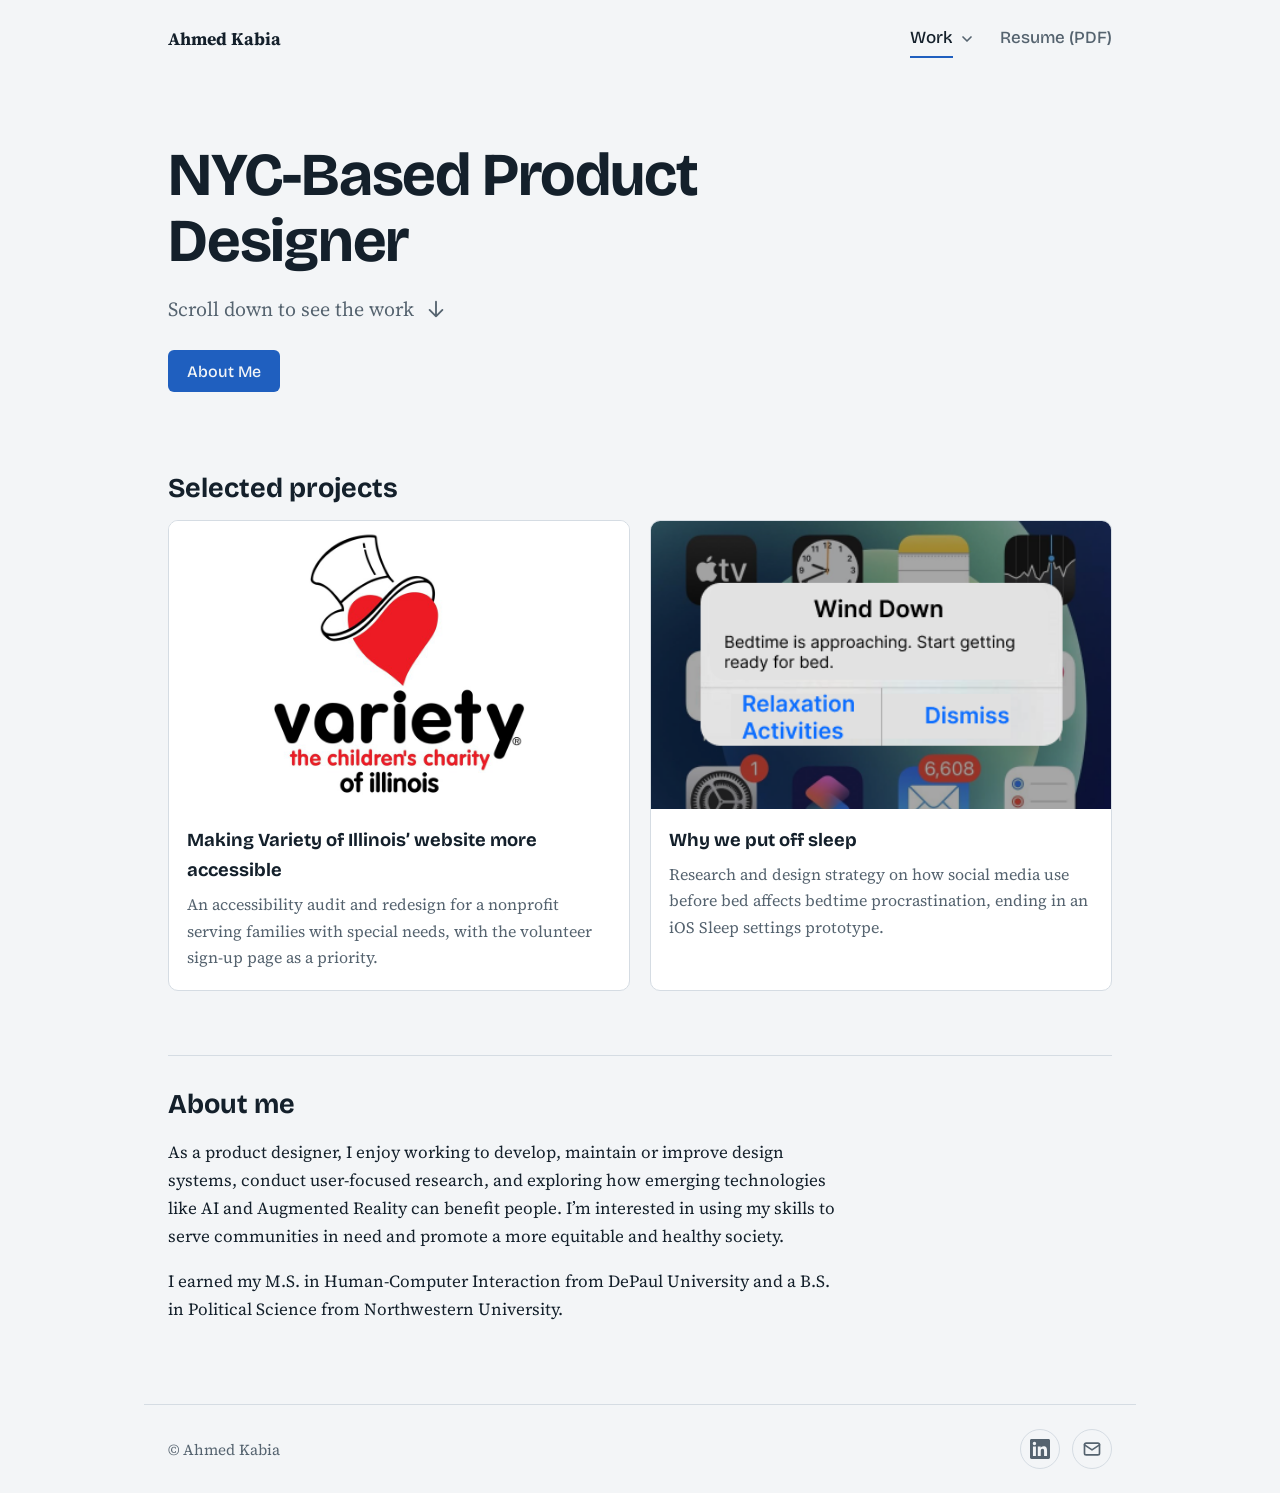
<file: index.html>
<!DOCTYPE html>
<html lang="en">
<head>
<meta charset="utf-8">
<meta name="viewport" content="width=device-width, initial-scale=1, viewport-fit=cover">
<title>Ahmed Kabia – Product Designer</title>
<meta name="description" content="Portfolio of Ahmed Kabia, an NYC-based product designer.">
<link rel="preconnect" href="https://fonts.googleapis.com">
<link href="https://fonts.googleapis.com/css2?family=Bricolage+Grotesque:wght@500;700&family=Source+Serif+4:wght@400;600&display=swap" rel="stylesheet">
<link rel="stylesheet" href="css/styles.css">
</head>
<body>
<header>
  <a class="brand" href="index.html">Ahmed Kabia</a>
   <button type="button" class="menubtn" aria-expanded="false" aria-controls="mainnav" aria-label="Menu">
    <svg class="bars" viewBox="0 0 24 24" fill="none" stroke="currentColor" stroke-width="2" stroke-linecap="round" aria-hidden="true"><path d="M4 7h16M4 12h16M4 17h16"/></svg>
    <svg class="x" viewBox="0 0 24 24" fill="none" stroke="currentColor" stroke-width="2" stroke-linecap="round" aria-hidden="true"><path d="M6 6l12 12M18 6L6 18"/></svg>
  </button>
  <nav aria-label="Main">
    <div class="dd">
      <a href="index.html" aria-current="page">Work</a>
      <button type="button" class="ddbtn" aria-expanded="false" aria-controls="ddmenu" aria-label="Projects menu"><svg viewBox="0 0 24 24" fill="none" stroke="currentColor" stroke-width="2.5" stroke-linecap="round" stroke-linejoin="round" aria-hidden="true"><path d="m6 9 6 6 6-6"/></svg></button>
      <ul class="ddmenu" id="ddmenu">
        <li><a href="accessibility.html">Accessibility</a></li>
        <li><a href="sleep-procrastination.html">Sleep Procrastination</a></li>
      </ul>
    </div>
    <a href="https://drive.google.com/file/d/1nP2QsjgXN_IJnkFkUC08Mpgk0waoietq/view?usp=sharing" target="_blank" rel="noopener">Resume (PDF)</a>
  </nav>
</header>
<main>

  <div class="hero">
    <h1>NYC-Based Product Designer</h1>
    <p class="lede">Scroll down to see the work <svg viewBox="0 0 24 24" width="22" height="22" fill="none" stroke="currentColor" stroke-width="2" stroke-linecap="round" stroke-linejoin="round" aria-hidden="true" style="vertical-align:-.2em;margin-left:.35rem"><path d="M12 4v16M5 13l7 7 7-7"/></svg></p>
    <a class="btn" href="#about" aria-label="Link to About Me">About Me</a>
  </div>
  <h2>Selected projects</h2>
  <div class="grid">
    <a class="card" href="accessibility.html"><div class="thumb"><img alt="Variety Card Thumbnail" src="images/variety-card-thumbnail.jpg"></div><div class="body"><h3>Making Variety of Illinois’ website more accessible</h3><p>An accessibility audit and redesign for a nonprofit serving families with special needs, with the volunteer sign-up page as a priority.</p></div></a>
    <a class="card" href="sleep-procrastination.html"><div class="thumb"><img alt="Sleep Procrastination Thumbnail" style="object-fit:cover" src="images/sleep-card-thumbnail.png"></div><div class="body"><h3>Why we put off sleep</h3><p>Research and design strategy on how social media use before bed affects bedtime procrastination, ending in an iOS Sleep settings prototype.</p></div></a>
  </div>
<section class="aboutsec" id="about">
  <h2>About me</h2>
  <div class="about">
    <div class="prose">
      <p>As a product designer, I enjoy working to develop, maintain or improve design systems, conduct user-focused research, and exploring how emerging technologies like AI and Augmented Reality can benefit people. I’m interested in using my skills to serve communities in need and promote a more equitable and healthy society.</p>
      <p>I earned my M.S. in Human-Computer Interaction from DePaul University and a B.S. in Political Science from Northwestern University.</p>
    </div>
  </div>
</section>

</main>
<footer>
  <span>© Ahmed Kabia</span>
  <div class="social">
    <a href="https://www.linkedin.com/in/ahmedkabia" target="_blank" rel="noopener" aria-label="Ahmed Kabia on LinkedIn"><svg viewBox="0 0 24 24" fill="currentColor" aria-hidden="true"><path d="M20.447 20.452h-3.554v-5.569c0-1.328-.027-3.037-1.852-3.037-1.853 0-2.136 1.445-2.136 2.939v5.667H9.351V9h3.414v1.561h.046c.477-.9 1.637-1.85 3.37-1.85 3.601 0 4.267 2.37 4.267 5.455v6.286zM5.337 7.433a2.062 2.062 0 01-2.063-2.065 2.064 2.064 0 112.063 2.065zm1.782 13.019H3.555V9h3.564v11.452zM22.225 0H1.771C.792 0 0 .774 0 1.729v20.542C0 23.227.792 24 1.771 24h20.451C23.2 24 24 23.227 24 22.271V1.729C24 .774 23.2 0 22.222 0h.003z"/></svg></a>
    <a href="mailto:akabia@alumni.depaul.edu" aria-label="Email Ahmed Kabia"><svg viewBox="0 0 24 24" fill="none" stroke="currentColor" stroke-width="2" stroke-linecap="round" stroke-linejoin="round" aria-hidden="true"><rect x="3" y="5" width="18" height="14" rx="2"/><path d="m3 7 9 6 9-6"/></svg></a>
  </div>
</footer>
<script src="js/main.js"></script>
</body>
</html>
</file>
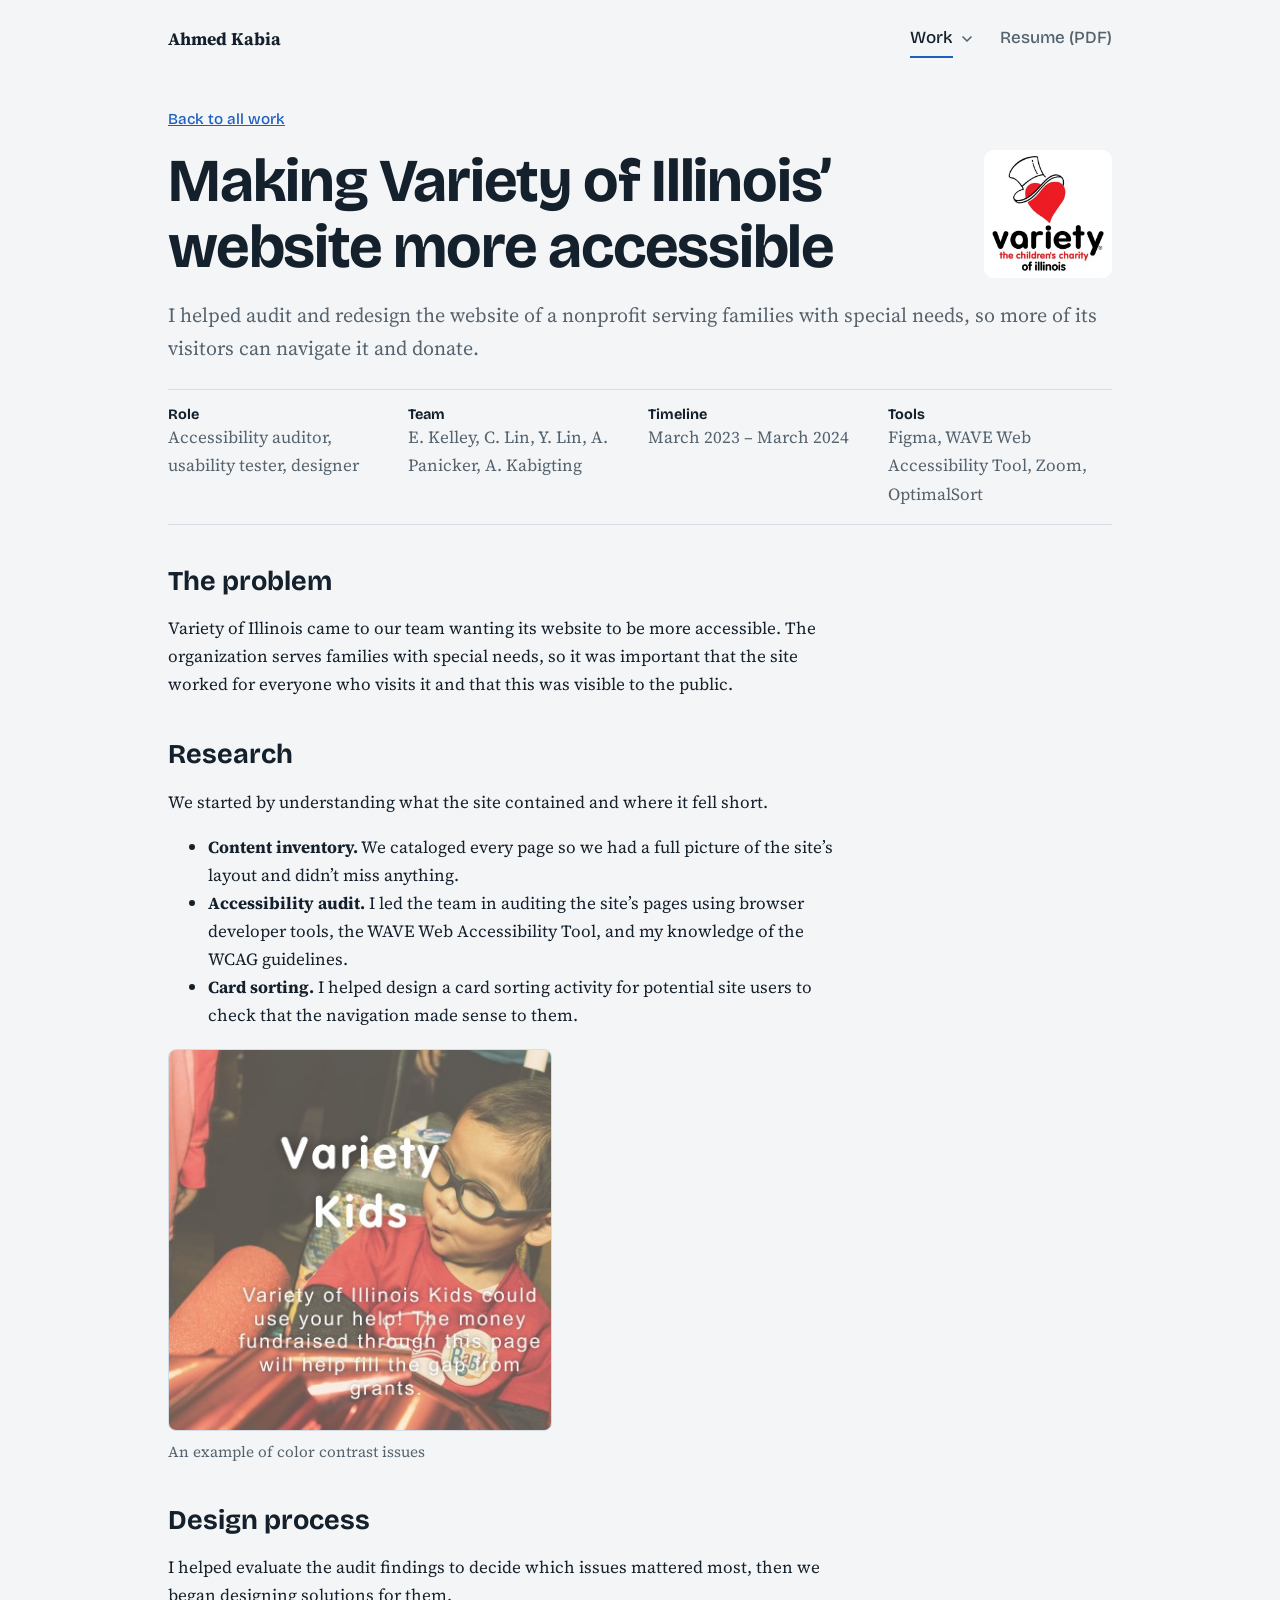
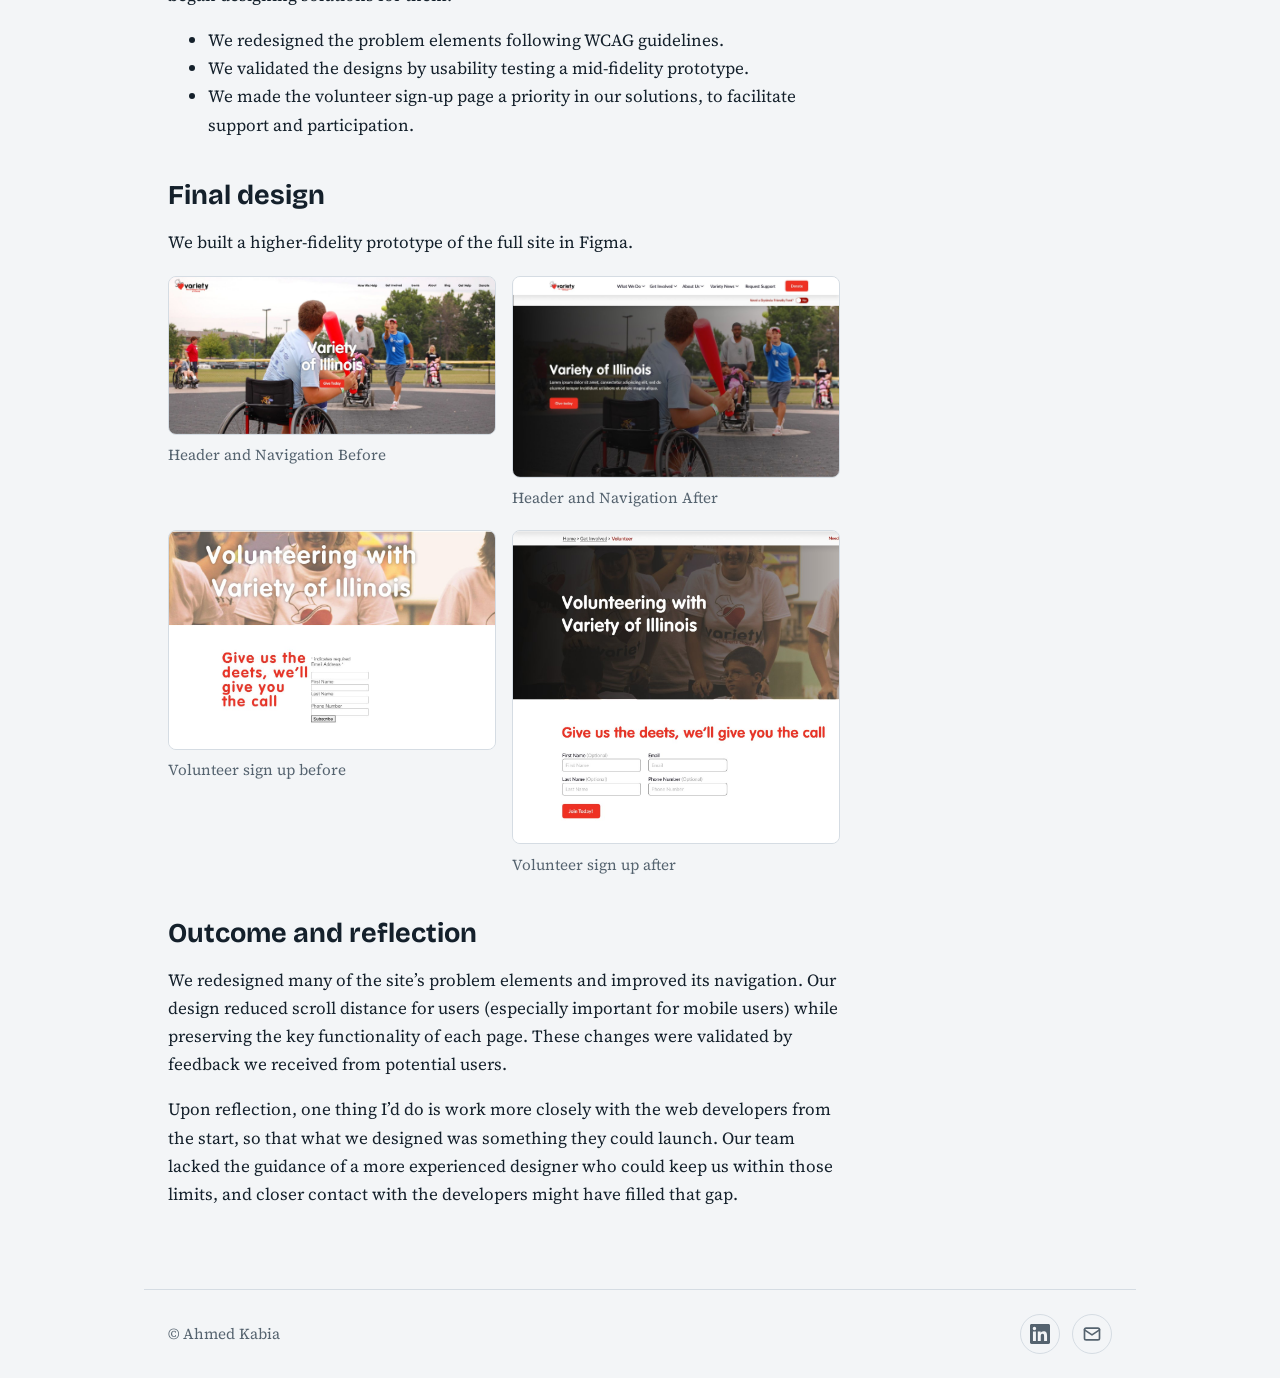
<file: accessibility.html>
<!DOCTYPE html>
<html lang="en">
<head>
<meta charset="utf-8">
<meta name="viewport" content="width=device-width, initial-scale=1, viewport-fit=cover">
<title>Making Variety of Illinois’ website more accessible – Ahmed Kabia</title>
<meta name="description" content="An accessibility audit and redesign of the Variety of Illinois website.">
<link rel="preconnect" href="https://fonts.googleapis.com">
<link href="https://fonts.googleapis.com/css2?family=Bricolage+Grotesque:wght@500;700&family=Source+Serif+4:wght@400;600&display=swap" rel="stylesheet">
<link rel="stylesheet" href="css/styles.css">
</head>
<body>
<header>
  <a class="brand" href="index.html">Ahmed Kabia</a>
   <button type="button" class="menubtn" aria-expanded="false" aria-controls="mainnav" aria-label="Menu">
    <svg class="bars" viewBox="0 0 24 24" fill="none" stroke="currentColor" stroke-width="2" stroke-linecap="round" aria-hidden="true"><path d="M4 7h16M4 12h16M4 17h16"/></svg>
    <svg class="x" viewBox="0 0 24 24" fill="none" stroke="currentColor" stroke-width="2" stroke-linecap="round" aria-hidden="true"><path d="M6 6l12 12M18 6L6 18"/></svg>
  </button>
  <nav aria-label="Main">
    <div class="dd">
      <a href="index.html" aria-current="page">Work</a>
      <button type="button" class="ddbtn" aria-expanded="false" aria-controls="ddmenu" aria-label="Projects menu"><svg viewBox="0 0 24 24" fill="none" stroke="currentColor" stroke-width="2.5" stroke-linecap="round" stroke-linejoin="round" aria-hidden="true"><path d="m6 9 6 6 6-6"/></svg></button>
      <ul class="ddmenu" id="ddmenu">
        <li><a href="accessibility.html" aria-current="page">Accessibility</a></li>
        <li><a href="sleep-procrastination.html">Sleep Procrastination</a></li>
      </ul>
    </div>
    <a href="https://drive.google.com/file/d/1nP2QsjgXN_IJnkFkUC08Mpgk0waoietq/view?usp=sharing" target="_blank" rel="noopener">Resume (PDF)</a>
  </nav>
</header>
<main>

  <a class="back" href="index.html">Back to all work</a>
  <div class="titlerow"><h1>Making Variety of Illinois’ website more accessible</h1><img class="logo-img" alt="Variety of Illinois Logo" src="images/variety-logo.jpg"></div>
  <p class="lede">I helped audit and redesign the website of a nonprofit serving families with special needs, so more of its visitors can navigate it and donate.</p>
  <dl class="meta">
    <div><dt>Role</dt><dd>Accessibility auditor, usability tester, designer</dd></div>
    <div><dt>Team</dt><dd>E. Kelley, C. Lin, Y. Lin, A. Panicker, A. Kabigting</dd></div>
    <div><dt>Timeline</dt><dd>March 2023 – March 2024</dd></div>
    <div><dt>Tools</dt><dd>Figma, WAVE Web Accessibility Tool, Zoom, OptimalSort</dd></div>
  </dl>
  <div class="prose">
    <h2>The problem</h2><p>Variety of Illinois came to our team wanting its website to be more accessible. The organization serves families with special needs, so it was important that the site worked for everyone who visits it and that this was visible to the public.</p>
    <h2>Research</h2>
    <p>We started by understanding what the site contained and where it fell short.</p>
    <ul>
      <li><strong>Content inventory.</strong> We cataloged every page so we had a full picture of the site’s layout and didn’t miss anything.</li>
      <li><strong>Accessibility audit.</strong> I led the team in auditing the site’s pages using browser developer tools, the WAVE Web Accessibility Tool, and my knowledge of the WCAG guidelines.</li>
      <li><strong>Card sorting.</strong> I helped design a card sorting activity for potential site users to check that the navigation made sense to them.</li>
    </ul>
    <figure data-gallery="audit" style="max-width:24rem"><button type="button" class="shot" aria-label="Expand image: An example of color contrast issues"><img alt="An example of color contrast issues" src="images/color-contrast-example.jpg"></button><figcaption>An example of color contrast issues</figcaption></figure>
    <h2>Design process</h2>
    <p>I helped evaluate the audit findings to decide which issues mattered most, then we began designing solutions for them.</p>
    <ul>
      <li>We redesigned the problem elements following WCAG guidelines.</li>
      <li>We validated the designs by usability testing a mid-fidelity prototype.</li>
      <li>We made the volunteer sign-up page a priority in our solutions, to facilitate support and participation.</li>
    </ul>
    <h2>Final design</h2>
    <p>We built a higher-fidelity prototype of the full site in Figma.</p>
    <div class="pair">
      <figure data-gallery="nav"><button type="button" class="shot" aria-label="Expand image: Header and Navigation Before"><img alt="Header and Navigation Before" src="images/header-nav-before.jpg"></button><figcaption>Header and Navigation Before</figcaption></figure>
      <figure data-gallery="nav"><button type="button" class="shot" aria-label="Expand image: Header and Navigation After"><img alt="Header and Navigation After" src="images/header-nav-after.jpg"></button><figcaption>Header and Navigation After</figcaption></figure>
    </div>
    <div class="pair">
      <figure data-gallery="volunteer"><button type="button" class="shot" aria-label="Expand image: Volunteer sign up before"><img alt="Volunteer sign up before" src="images/volunteer-signup-before.jpg"></button><figcaption>Volunteer sign up before</figcaption></figure>
      <figure data-gallery="volunteer"><button type="button" class="shot" aria-label="Expand image: Volunteer sign up after"><img alt="Volunteer sign up after" src="images/volunteer-signup-after.jpg"></button><figcaption>Volunteer sign up after</figcaption></figure>
    </div>
    <h2>Outcome and reflection</h2>
    <p>We redesigned many of the site’s problem elements and improved its navigation. Our design reduced scroll distance for users (especially important for mobile users) while preserving the key functionality of each page. These changes were validated by feedback we received from potential users.</p>
    <p>Upon reflection, one thing I’d do is work more closely with the web developers from the start, so that what we designed was something they could launch. Our team lacked the guidance of a more experienced designer who could keep us within those limits, and closer contact with the developers might have filled that gap.</p>
  </div>

</main>
<footer>
  <span>© Ahmed Kabia</span>
  <div class="social">
    <a href="https://www.linkedin.com/in/ahmedkabia" target="_blank" rel="noopener" aria-label="Ahmed Kabia on LinkedIn"><svg viewBox="0 0 24 24" fill="currentColor" aria-hidden="true"><path d="M20.447 20.452h-3.554v-5.569c0-1.328-.027-3.037-1.852-3.037-1.853 0-2.136 1.445-2.136 2.939v5.667H9.351V9h3.414v1.561h.046c.477-.9 1.637-1.85 3.37-1.85 3.601 0 4.267 2.37 4.267 5.455v6.286zM5.337 7.433a2.062 2.062 0 01-2.063-2.065 2.064 2.064 0 112.063 2.065zm1.782 13.019H3.555V9h3.564v11.452zM22.225 0H1.771C.792 0 0 .774 0 1.729v20.542C0 23.227.792 24 1.771 24h20.451C23.2 24 24 23.227 24 22.271V1.729C24 .774 23.2 0 22.222 0h.003z"/></svg></a>
    <a href="mailto:akabia@alumni.depaul.edu" aria-label="Email Ahmed Kabia"><svg viewBox="0 0 24 24" fill="none" stroke="currentColor" stroke-width="2" stroke-linecap="round" stroke-linejoin="round" aria-hidden="true"><rect x="3" y="5" width="18" height="14" rx="2"/><path d="m3 7 9 6 9-6"/></svg></a>
  </div>
</footer>
<dialog class="lb" id="lb" aria-label="Image viewer">
  <div class="lbwrap">
    <button type="button" class="lbbtn lbclose" id="lbclose" aria-label="Close">✕</button>
    <button type="button" class="lbbtn lbprev" id="lbprev" aria-label="Previous image">←</button>
    <div class="lbstage" id="lbstage"></div>
    <p class="lbcap" id="lbcap"></p>
    <button type="button" class="lbbtn lbnext" id="lbnext" aria-label="Next image">→</button>
  </div>
</dialog>
<script src="js/main.js"></script>
</body>
</html>
</file>
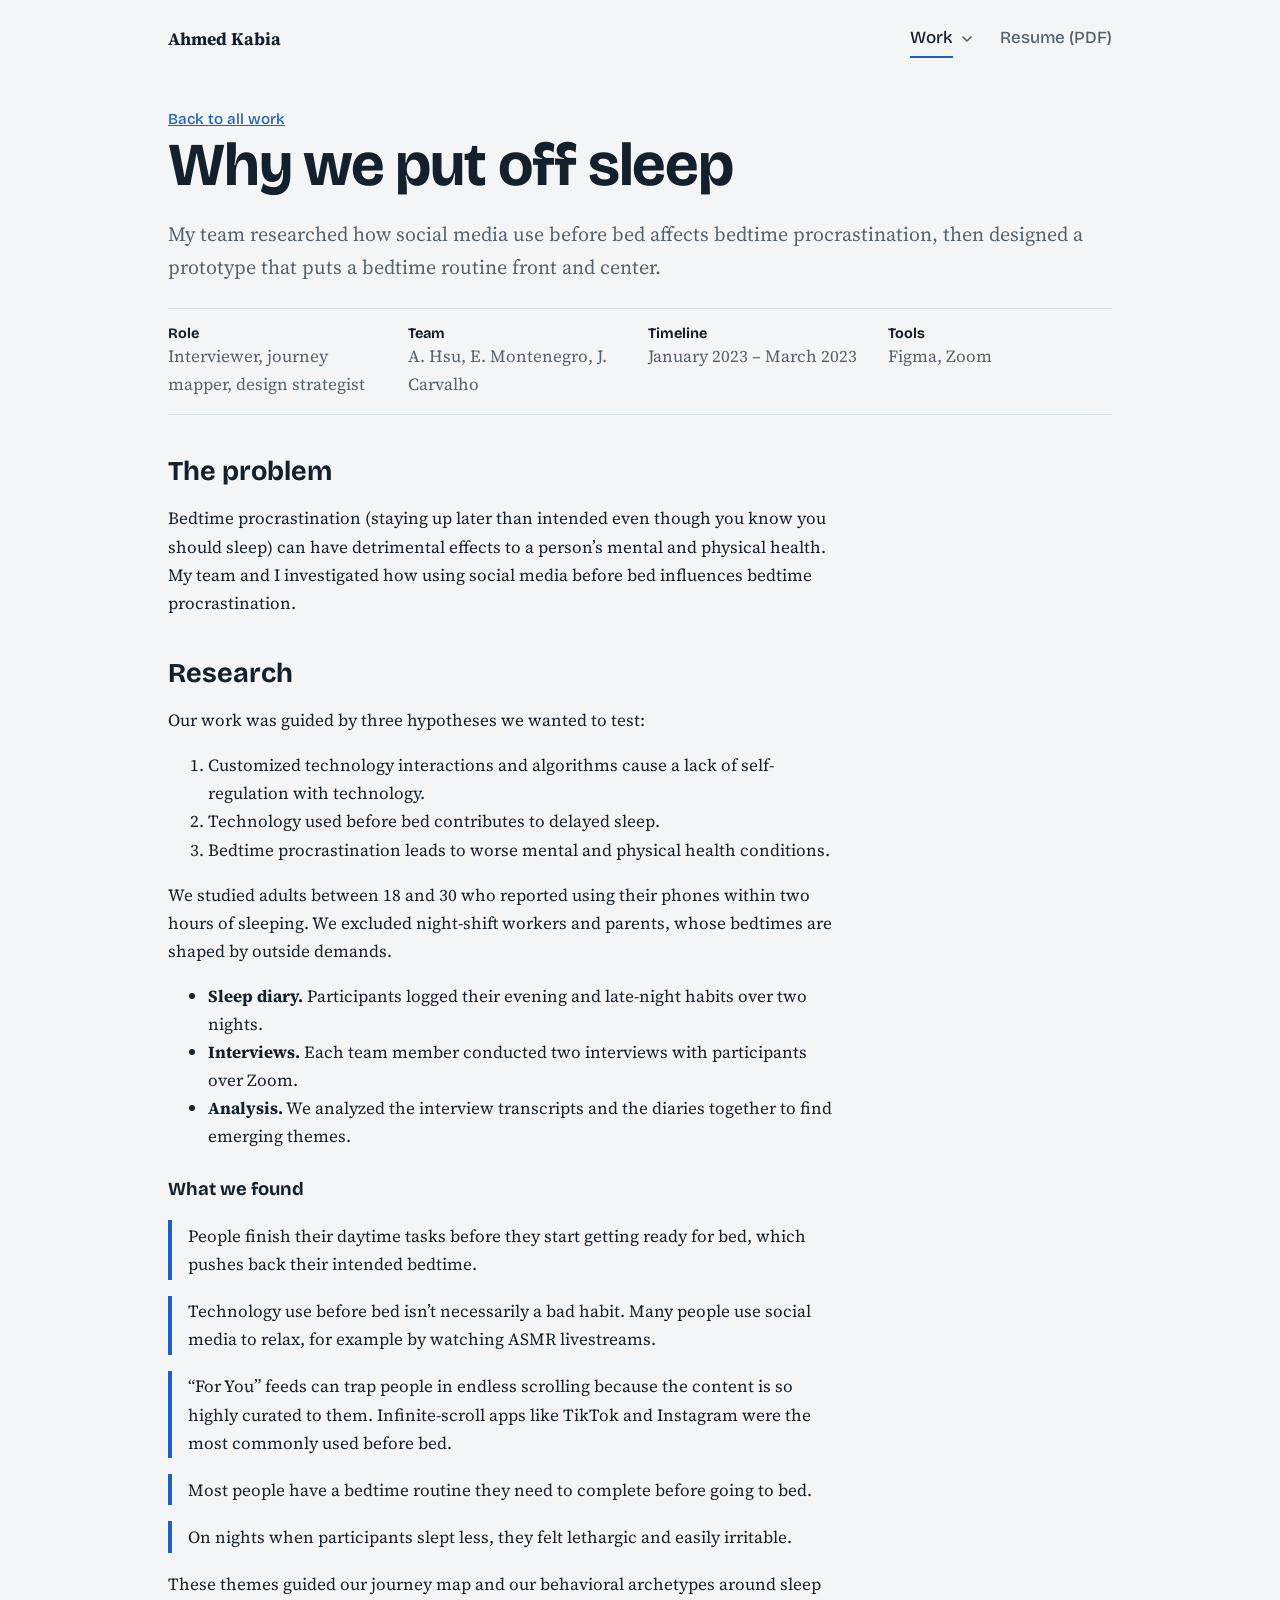
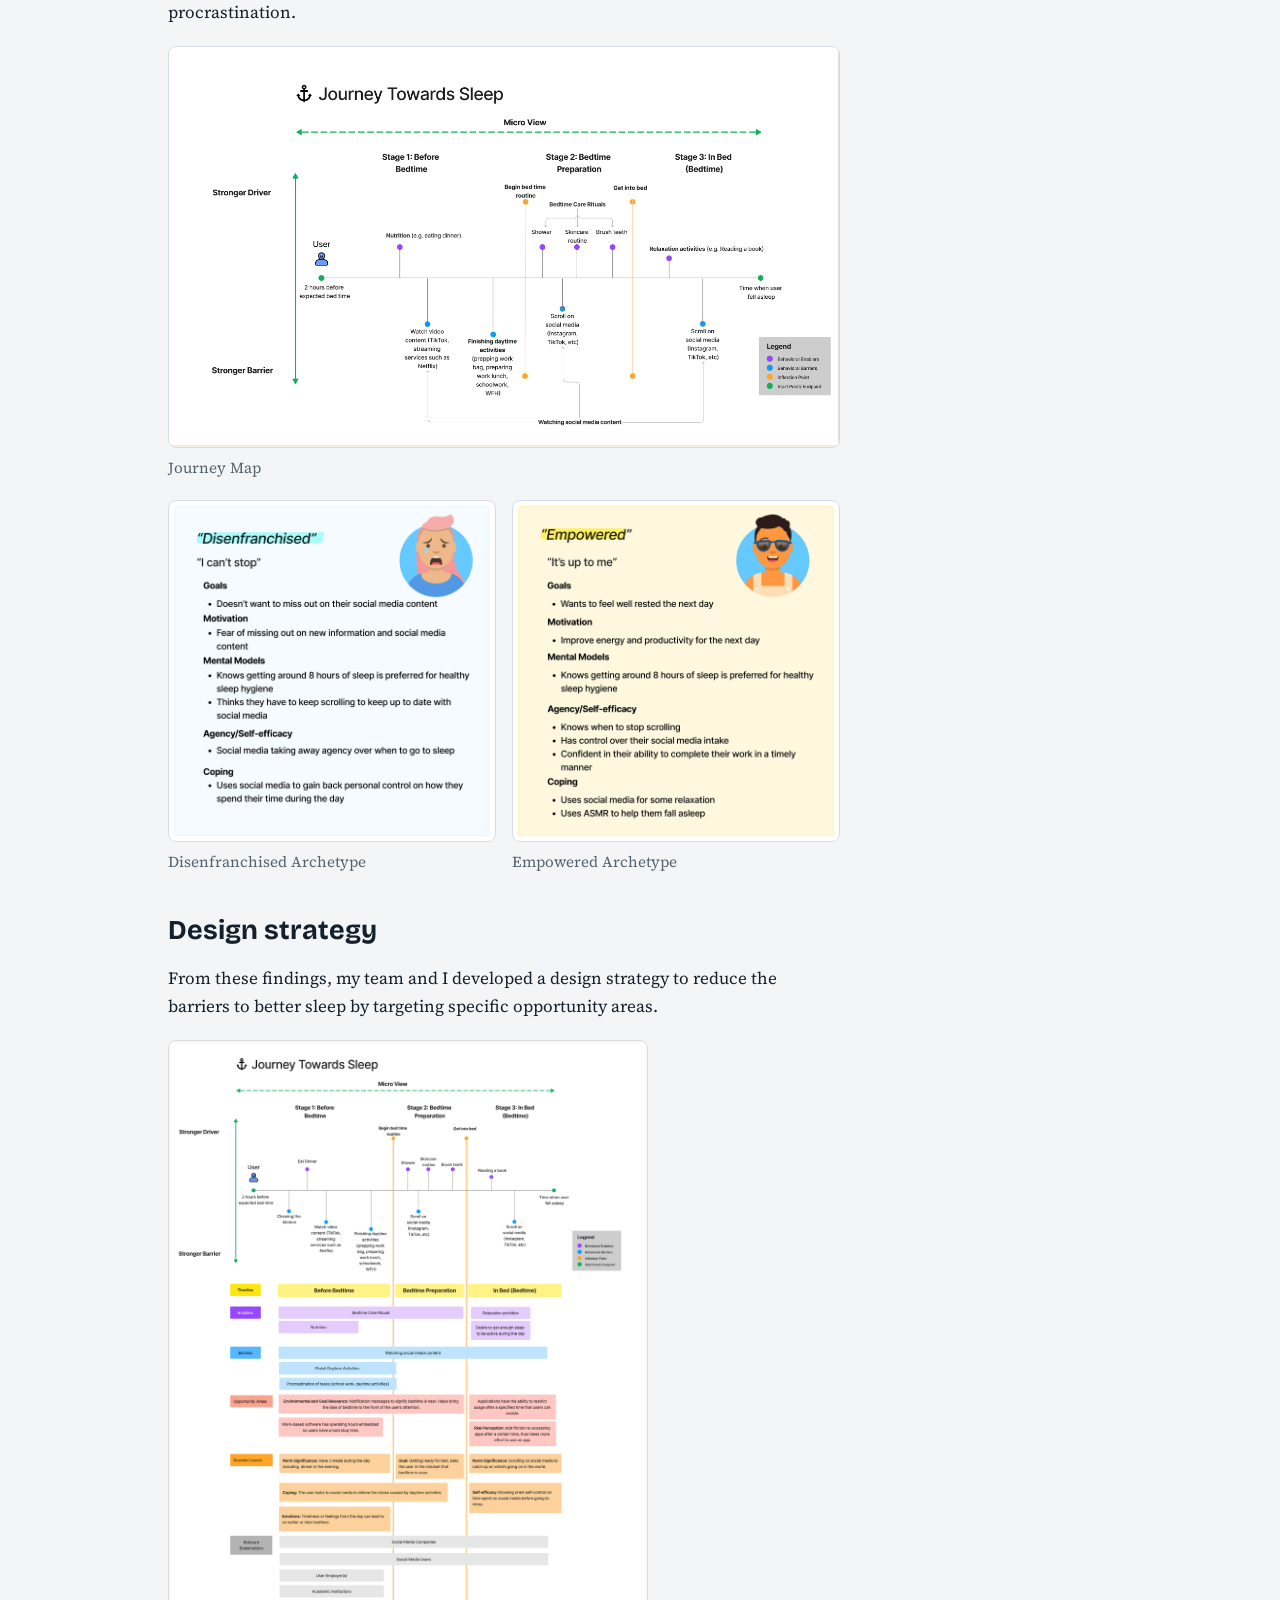
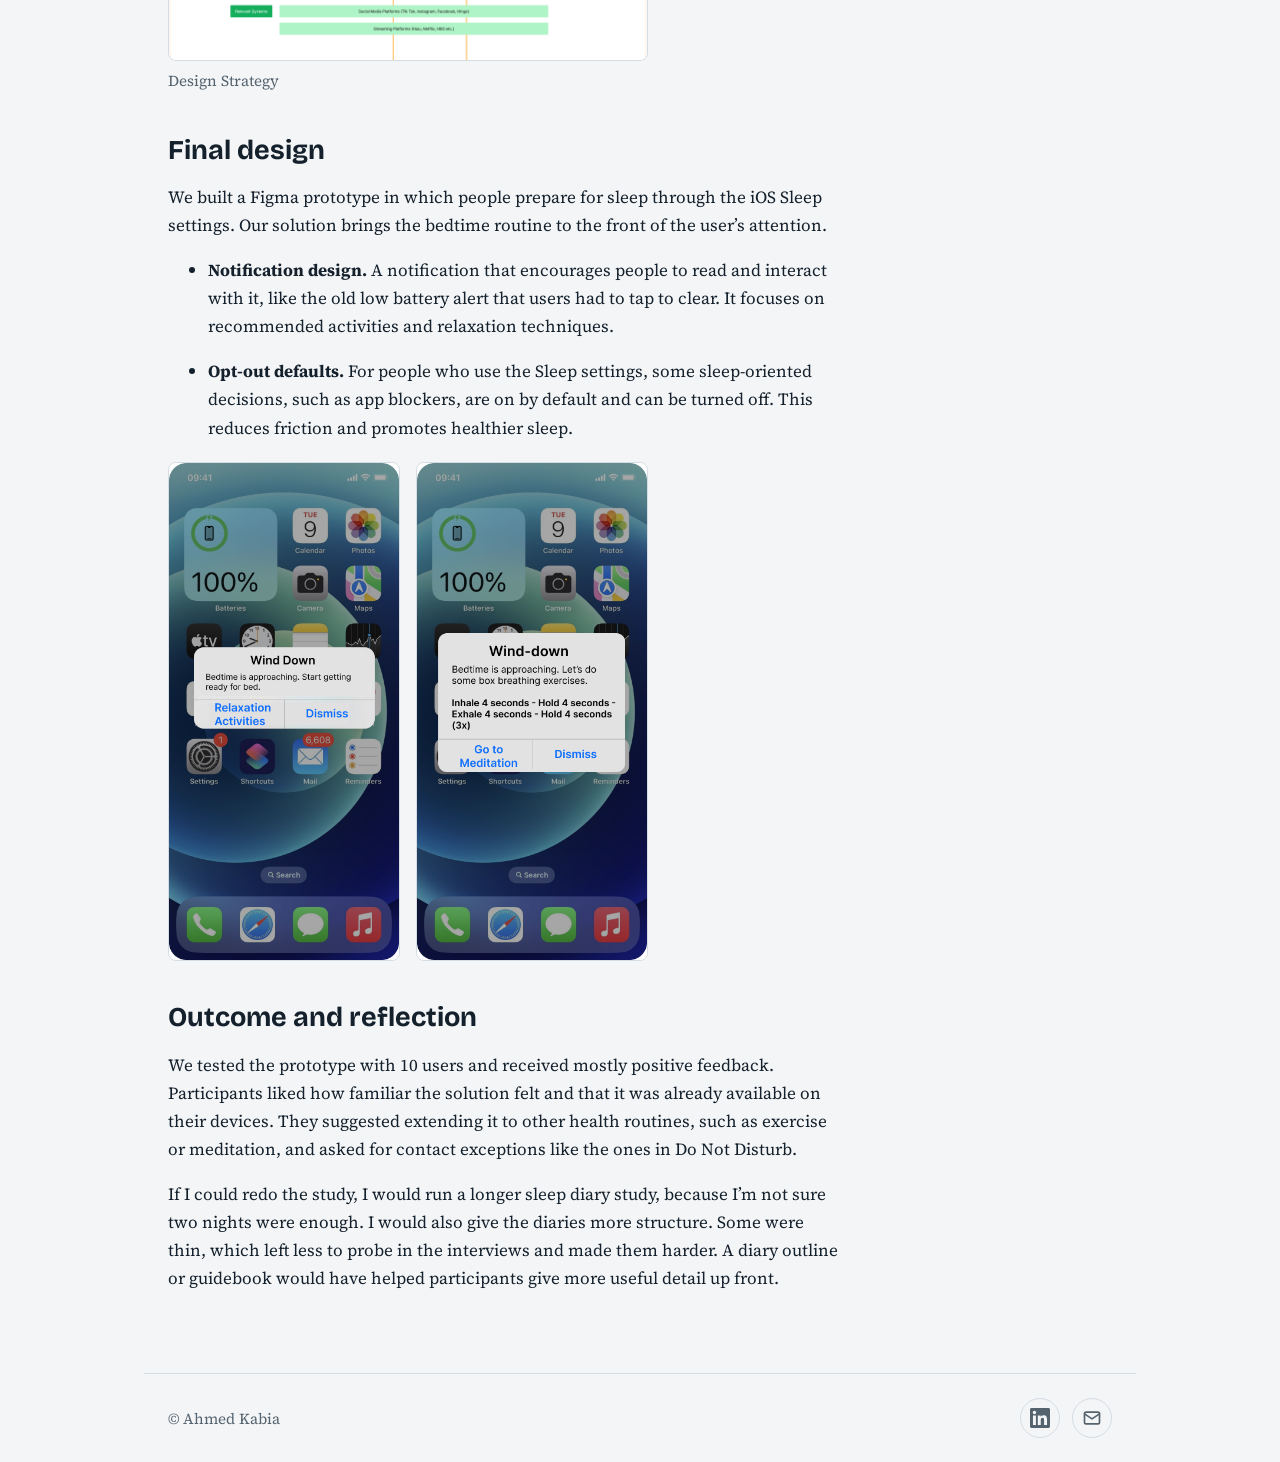
<file: sleep-procrastination.html>
<!DOCTYPE html>
<html lang="en">
<head>
<meta charset="utf-8">
<meta name="viewport" content="width=device-width, initial-scale=1, viewport-fit=cover">
<title>Why we put off sleep – Ahmed Kabia</title>
<meta name="description" content="A research study and design strategy on social media use and bedtime procrastination.">
<link rel="preconnect" href="https://fonts.googleapis.com">
<link href="https://fonts.googleapis.com/css2?family=Bricolage+Grotesque:wght@500;700&family=Source+Serif+4:wght@400;600&display=swap" rel="stylesheet">
<link rel="stylesheet" href="css/styles.css">
</head>
<body>
<header>
  <a class="brand" href="index.html">Ahmed Kabia</a>
   <button type="button" class="menubtn" aria-expanded="false" aria-controls="mainnav" aria-label="Menu">
    <svg class="bars" viewBox="0 0 24 24" fill="none" stroke="currentColor" stroke-width="2" stroke-linecap="round" aria-hidden="true"><path d="M4 7h16M4 12h16M4 17h16"/></svg>
    <svg class="x" viewBox="0 0 24 24" fill="none" stroke="currentColor" stroke-width="2" stroke-linecap="round" aria-hidden="true"><path d="M6 6l12 12M18 6L6 18"/></svg>
  </button>
  <nav aria-label="Main">
    <div class="dd">
      <a href="index.html" aria-current="page">Work</a>
      <button type="button" class="ddbtn" aria-expanded="false" aria-controls="ddmenu" aria-label="Projects menu"><svg viewBox="0 0 24 24" fill="none" stroke="currentColor" stroke-width="2.5" stroke-linecap="round" stroke-linejoin="round" aria-hidden="true"><path d="m6 9 6 6 6-6"/></svg></button>
      <ul class="ddmenu" id="ddmenu">
        <li><a href="accessibility.html">Accessibility</a></li>
        <li><a href="sleep-procrastination.html" aria-current="page">Sleep Procrastination</a></li>
      </ul>
    </div>
    <a href="https://drive.google.com/file/d/1nP2QsjgXN_IJnkFkUC08Mpgk0waoietq/view?usp=sharing" target="_blank" rel="noopener">Resume (PDF)</a>
  </nav>
</header>
<main>

  <a class="back" href="index.html">Back to all work</a>
  <h1>Why we put off sleep</h1>
  <p class="lede">My team researched how social media use before bed affects bedtime procrastination, then designed a prototype that puts a bedtime routine front and center.</p>
  <dl class="meta">
    <div><dt>Role</dt><dd>Interviewer, journey mapper, design strategist</dd></div>
    <div><dt>Team</dt><dd>A. Hsu, E. Montenegro, J. Carvalho</dd></div>
    <div><dt>Timeline</dt><dd>January 2023 – March 2023</dd></div>
    <div><dt>Tools</dt><dd>Figma, Zoom</dd></div>
  </dl>
  <div class="prose">
    <h2>The problem</h2><p>Bedtime procrastination (staying up later than intended even though you know you should sleep) can have detrimental effects to a person’s mental and physical health. My team and I investigated how using social media before bed influences bedtime procrastination.</p>
    <h2>Research</h2>
    <p>Our work was guided by three hypotheses we wanted to test:</p>
    <ol>
      <li>Customized technology interactions and algorithms cause a lack of self-regulation with technology.</li>
      <li>Technology used before bed contributes to delayed sleep.</li>
      <li>Bedtime procrastination leads to worse mental and physical health conditions.</li>
    </ol>
    <p>We studied adults between 18 and 30 who reported using their phones within two hours of sleeping. We excluded night-shift workers and parents, whose bedtimes are shaped by outside demands.</p>
    <ul>
      <li><strong>Sleep diary.</strong> Participants logged their evening and late-night habits over two nights.</li>
      <li><strong>Interviews.</strong> Each team member conducted two interviews with participants over Zoom.</li>
      <li><strong>Analysis.</strong> We analyzed the interview transcripts and the diaries together to find emerging themes.</li>
    </ul>
    <h3>What we found</h3>
    <div class="finding">People finish their daytime tasks before they start getting ready for bed, which pushes back their intended bedtime.</div>
    <div class="finding">Technology use before bed isn’t necessarily a bad habit. Many people use social media to relax, for example by watching ASMR livestreams.</div>
    <div class="finding">“For You” feeds can trap people in endless scrolling because the content is so highly curated to them. Infinite-scroll apps like TikTok and Instagram were the most commonly used before bed.</div>
    <div class="finding">Most people have a bedtime routine they need to complete before going to bed.</div>
    <div class="finding">On nights when participants slept less, they felt lethargic and easily irritable.</div>
    <p>These themes guided our journey map and our behavioral archetypes around sleep procrastination.</p>
    <figure data-gallery="journey"><button type="button" class="shot" aria-label="Expand image: Journey Map"><img alt="journey map" src="images/sleep-journey-map.png"></button><figcaption>Journey Map</figcaption></figure>
    <div class="pair">
      <figure data-gallery="archetypes"><button type="button" class="shot" aria-label="Expand image: Disenfranchised Archetype"><img alt="Disenfranchised Archetype" src="images/archetype-disenfranchised.png"></button><figcaption>Disenfranchised Archetype</figcaption></figure>
      <figure data-gallery="archetypes"><button type="button" class="shot" aria-label="Expand image: Empowered Archetype"><img alt="Empowered Archetype" src="images/archetype-empowered.png"></button><figcaption>Empowered Archetype</figcaption></figure>
    </div>
    <h2>Design strategy</h2>
    <p>From these findings, my team and I developed a design strategy to reduce the barriers to better sleep by targeting specific opportunity areas.</p>
    <figure data-gallery="strategy" data-tall style="max-width:30rem"><button type="button" class="shot" aria-label="Expand image: Design Strategy"><img alt="Design strategy" src="images/sleep-design-strategy.png"></button><figcaption>Design Strategy</figcaption></figure>
    <h2>Final design</h2>
    <p>We built a Figma prototype in which people prepare for sleep through the iOS Sleep settings. Our solution brings the bedtime routine to the front of the user’s attention.</p>
    <ul>
      <li><strong>Notification design.</strong> A notification that encourages people to read and interact with it, like the old low battery alert that users had to tap to clear. It focuses on recommended activities and relaxation techniques.</li>
    </ul>
    <ul>
      <li><strong>Opt-out defaults.</strong> For people who use the Sleep settings, some sleep-oriented decisions, such as app blockers, are on by default and can be turned off. This reduces friction and promotes healthier sleep.</li>
    </ul>
    <div class="pair" style="max-width:30rem;grid-template-columns:1fr 1fr">
      <figure data-gallery="winddown"><button type="button" class="shot" aria-label="Expand image: wind down wire page 1"><img alt="wind down wire page 1" src="images/wind-down-wire-1.png"></button></figure>
      <figure data-gallery="winddown"><button type="button" class="shot" aria-label="Expand image: wind down wire page 2"><img alt="wind down wire page 2" src="images/wind-down-wire-2.png"></button></figure>
    </div>
    <h2>Outcome and reflection</h2>
    <p>We tested the prototype with 10 users and received mostly positive feedback. Participants liked how familiar the solution felt and that it was already available on their devices. They suggested extending it to other health routines, such as exercise or meditation, and asked for contact exceptions like the ones in Do Not Disturb.</p>
    <p>If I could redo the study, I would run a longer sleep diary study, because I’m not sure two nights were enough. I would also give the diaries more structure. Some were thin, which left less to probe in the interviews and made them harder. A diary outline or guidebook would have helped participants give more useful detail up front.</p>
  </div>

</main>
<footer>
  <span>© Ahmed Kabia</span>
  <div class="social">
    <a href="https://www.linkedin.com/in/ahmedkabia" target="_blank" rel="noopener" aria-label="Ahmed Kabia on LinkedIn"><svg viewBox="0 0 24 24" fill="currentColor" aria-hidden="true"><path d="M20.447 20.452h-3.554v-5.569c0-1.328-.027-3.037-1.852-3.037-1.853 0-2.136 1.445-2.136 2.939v5.667H9.351V9h3.414v1.561h.046c.477-.9 1.637-1.85 3.37-1.85 3.601 0 4.267 2.37 4.267 5.455v6.286zM5.337 7.433a2.062 2.062 0 01-2.063-2.065 2.064 2.064 0 112.063 2.065zm1.782 13.019H3.555V9h3.564v11.452zM22.225 0H1.771C.792 0 0 .774 0 1.729v20.542C0 23.227.792 24 1.771 24h20.451C23.2 24 24 23.227 24 22.271V1.729C24 .774 23.2 0 22.222 0h.003z"/></svg></a>
    <a href="mailto:akabia@alumni.depaul.edu" aria-label="Email Ahmed Kabia"><svg viewBox="0 0 24 24" fill="none" stroke="currentColor" stroke-width="2" stroke-linecap="round" stroke-linejoin="round" aria-hidden="true"><rect x="3" y="5" width="18" height="14" rx="2"/><path d="m3 7 9 6 9-6"/></svg></a>
  </div>
</footer>
<dialog class="lb" id="lb" aria-label="Image viewer">
  <div class="lbwrap">
    <button type="button" class="lbbtn lbclose" id="lbclose" aria-label="Close">✕</button>
    <button type="button" class="lbbtn lbprev" id="lbprev" aria-label="Previous image">←</button>
    <div class="lbstage" id="lbstage"></div>
    <p class="lbcap" id="lbcap"></p>
    <button type="button" class="lbbtn lbnext" id="lbnext" aria-label="Next image">→</button>
  </div>
</dialog>
<script src="js/main.js"></script>
</body>
</html>
</file>
<file: css/styles.css>
/* ============================================================
   Ahmed Kabia – UX Portfolio · css/styles.css
   Colors, fonts and spacing are set in the :root variables below.
   The dark-mode colors are redefined in the prefers-color-scheme block.
   ============================================================ */

:root{--bg:#F3F5F7;--surface:#FFFFFF;--ink:#14202B;--muted:#55636F;--line:#D5DCE3;--accent:#1F5FBF;--tint:#DCE6F2;color-scheme:light;
box-sizing:border-box;padding-top:env(safe-area-inset-top,0px);padding-bottom:env(safe-area-inset-bottom,0px)}
@media (prefers-color-scheme:dark){:root:not([data-theme="light"]){--bg:#10171E;--surface:#18222B;--ink:#E8EDF2;--muted:#9AA8B5;--line:#2C3945;--accent:#6FA3F0;--tint:#1F2E40;color-scheme:dark}}
:root[data-theme="dark"]{--bg:#10171E;--surface:#18222B;--ink:#E8EDF2;--muted:#9AA8B5;--line:#2C3945;--accent:#6FA3F0;--tint:#1F2E40;color-scheme:dark}
html{scroll-padding-top:env(safe-area-inset-top,0px)}
*{box-sizing:border-box}
body{margin:0;background:var(--bg);color:var(--ink);font:400 1.0625rem/1.65 "Source Serif 4",Georgia,serif}
h1,h2,h3,nav{font-family:"Bricolage Grotesque","Helvetica Neue",Arial,sans-serif}
a{color:var(--accent)}
a:focus-visible,button:focus-visible{outline:3px solid var(--accent);outline-offset:3px}

/* ---------- Header & navigation ---------- */
header{display:flex;flex-wrap:wrap;justify-content:space-between;align-items:center;gap:.75rem 2rem;max-width:62rem;margin:0 auto;padding:1.25rem 1.5rem}
.brand{font-weight:700;font-size:1.1rem;text-decoration:none;color:var(--ink)}
nav{display:flex;flex-wrap:wrap;gap:1.25rem;font-weight:500}
nav a{color:var(--muted);text-decoration:none;padding:.25rem 0;border-bottom:2px solid transparent}
nav a:hover,nav a[aria-current="page"]{color:var(--ink);border-bottom-color:var(--accent)}

/* ---------- Page layout ---------- */
main{max-width:62rem;margin:0 auto;padding:1rem 1.5rem 4rem}

/* ---------- Home page hero ---------- */
.hero{padding:3rem 0 2.5rem;max-width:44rem}
h1{font-size:clamp(2.2rem,6vw,3.8rem);line-height:1.08;margin:0 0 1.25rem;letter-spacing:-.02em}
h2{font-size:1.7rem;line-height:1.2;margin:2.5rem 0 .75rem}
h3{font-size:1.15rem;margin:1.5rem 0 .4rem}
.lede{font-size:1.25rem;color:var(--muted);margin:0 0 1.5rem}
.btn{display:inline-block;background:var(--accent);color:var(--bg);font:500 1rem "Bricolage Grotesque",sans-serif;padding:.7rem 1.2rem;border-radius:6px;text-decoration:none}
.btn.alt{background:transparent;color:var(--accent);border:2px solid var(--accent)}

/* ---------- Project cards ---------- */
.grid{display:grid;gap:1.25rem;grid-template-columns:repeat(auto-fit,minmax(16rem,1fr));margin-top:1rem}
.card{display:block;background:var(--surface);border:1px solid var(--line);border-radius:10px;overflow:hidden;color:inherit;text-decoration:none}
.card:hover{border-color:var(--accent)}
.thumb{aspect-ratio:16/10;background:var(--tint);display:flex;align-items:center;justify-content:center;color:var(--muted);font:500 .95rem "Bricolage Grotesque",sans-serif}
.card .body{padding:1rem 1.15rem 1.25rem}
.card h3{margin:0 0 .35rem}.card p{margin:0;color:var(--muted);font-size:1rem}

/* ---------- Project pages ---------- */
.meta{display:grid;gap:1rem;grid-template-columns:repeat(auto-fit,minmax(10rem,1fr));border-top:1px solid var(--line);border-bottom:1px solid var(--line);padding:1rem 0;margin:1.5rem 0}
.meta dt{font:700 .9rem "Bricolage Grotesque",sans-serif}.meta dd{margin:0;color:var(--muted)}
.prose{max-width:42rem}
.ph{background:var(--tint);border:1px dashed var(--accent);border-radius:8px;min-height:12rem;display:flex;align-items:center;justify-content:center;text-align:center;padding:1rem;color:var(--muted);margin:1.25rem 0;font-family:"Bricolage Grotesque",sans-serif}
.finding{border-left:4px solid var(--accent);padding:.1rem 0 .1rem 1rem;margin:1rem 0}
.finding strong{font-family:"Bricolage Grotesque",sans-serif}
.about{display:block}
.about .ph{min-height:16rem;margin:0}
@media (max-width:640px){.about{grid-template-columns:1fr}}
.back{font:500 .95rem "Bricolage Grotesque",sans-serif;display:inline-block;margin-top:1rem}

/* ---------- Project title row, images & captions ---------- */
.titlerow{display:flex;align-items:center;justify-content:space-between;gap:1.5rem;margin:1rem 0 1.25rem}.titlerow h1{margin:0}
figure{margin:1.25rem 0}figcaption{color:var(--muted);font-size:.95rem;margin-top:.45rem}
.shot{display:block;width:100%;padding:0;border:1px solid var(--line);background:var(--surface);border-radius:8px;cursor:zoom-in;overflow:hidden;color:inherit;font:inherit}
.shot img{display:block;width:100%;height:auto}
.shot .ph{margin:0;border:0;border-radius:0}
.pair{display:grid;align-items:start;gap:1rem;grid-template-columns:repeat(auto-fit,minmax(15rem,1fr));margin:1.25rem 0}.pair figure{margin:0}

/* ---------- Image viewer (lightbox) ---------- */
dialog.lb{border:0;padding:0;background:transparent;max-width:none;max-height:none;width:100%;height:100%;color:#fff}
dialog.lb::backdrop{background:rgba(8,12,16,.88)}
.lbwrap{position:relative;width:100%;height:100%;display:flex;flex-direction:column;align-items:center;justify-content:center;gap:.75rem;padding:4.5rem 4rem}
.lbstage{max-width:100%;display:flex;justify-content:center}
.lbstage img{max-width:100%;max-height:70vh;height:auto;border-radius:6px}
.lbstage .ph{width:min(38rem,76vw);min-height:18rem;margin:0;color:var(--ink)}
.lbstage.tall{display:block;overflow:auto;max-height:72vh;border-radius:6px}
.lbstage.tall img{display:block;width:min(100%,56rem);max-height:none;margin:0 auto;border-radius:0}
.lbcap{margin:0;text-align:center;font:500 1rem "Bricolage Grotesque",sans-serif}
.lbbtn{position:absolute;width:2.75rem;height:2.75rem;border-radius:50%;border:0;background:rgba(255,255,255,.18);color:#fff;font-size:1.3rem;line-height:1;cursor:pointer}
.lbbtn:hover{background:rgba(255,255,255,.3)}
.lbclose{top:calc(1rem + env(safe-area-inset-top,0px));right:1rem}
.lbprev{left:.75rem;top:50%;margin-top:-1.4rem}.lbnext{right:.75rem;top:50%;margin-top:-1.4rem}
@media (max-width:640px){.lbwrap{padding:4.5rem 3.5rem 2rem}}
.logo-img{flex:none;width:clamp(5rem,16vw,8rem);height:auto;aspect-ratio:1;object-fit:contain;border-radius:10px;background:#fff}
.thumb img{display:block;width:100%;height:100%;object-fit:contain;background:#fff}

/* ---------- About section ---------- */
.aboutsec{margin-top:4rem;padding-top:2rem;border-top:1px solid var(--line)}.aboutsec h2{margin-top:0}

/* ---------- Navigation dropdown ---------- */
.dd{position:relative;display:flex;align-items:center;gap:.1rem}
.ddbtn{-webkit-tap-highlight-color:transparent;background:none;border:0;padding:.3rem;color:var(--muted);cursor:pointer;display:inline-flex;border-radius:4px}
.ddbtn:hover{color:var(--ink)}
.ddbtn svg{width:1rem;height:1rem;transition:transform .15s}
.ddmenu{display:none;list-style:none;margin:0;padding:.4rem;position:absolute;top:100%;left:0;min-width:15rem;background:var(--surface);border:1px solid var(--line);border-radius:8px;box-shadow:0 8px 24px rgba(0,0,0,.14);z-index:20}
.ddmenu a{display:block;padding:.55rem .75rem;border-bottom:0;border-radius:6px;color:var(--ink);white-space:nowrap}
.ddmenu a:hover{background:var(--tint)}
.dd.open .ddmenu{display:block}
.dd.open .ddbtn svg{transform:rotate(180deg)}
@media (hover:hover){.dd:hover .ddmenu,.dd:focus-within .ddmenu{display:block}}

/* ---------- Footer ---------- */
footer{max-width:62rem;margin:0 auto;padding:1.5rem;color:var(--muted);border-top:1px solid var(--line);font-size:.95rem;display:flex;flex-wrap:wrap;justify-content:space-between;align-items:center;gap:1rem}
.social{display:flex;gap:.75rem}
.social a{display:inline-flex;align-items:center;justify-content:center;width:2.5rem;height:2.5rem;border-radius:50%;border:1px solid var(--line);color:var(--muted)}
.social a:hover{color:var(--accent);border-color:var(--accent)}
.social svg{width:1.25rem;height:1.25rem}


/* ---------- Hamburger menu (small screens) ----------
   Change 720px below to move the point where the menu collapses. */
.menubtn{display:none;-webkit-tap-highlight-color:transparent;align-items:center;justify-content:center;width:2.75rem;height:2.75rem;padding:0;background:transparent;border:1px solid var(--line);border-radius:8px;color:var(--ink);cursor:pointer}
.menubtn:hover{border-color:var(--accent)}
.menubtn svg{width:1.4rem;height:1.4rem}
.menubtn .x{display:none}
.menubtn[aria-expanded="true"] .bars{display:none}
.menubtn[aria-expanded="true"] .x{display:block}

@media (max-width:720px){
  .menubtn{display:inline-flex}
  nav{display:none;flex-direction:column;align-items:stretch;gap:0;width:100%;padding-top:.5rem;border-top:1px solid var(--line)}
  nav.open{display:flex}
  nav a{padding:.8rem .25rem;border-bottom:0}
  nav a[aria-current="page"]{color:var(--ink);font-weight:700}
  /* projects are listed right under "Work" instead of in a dropdown */
  .dd{flex-direction:column;align-items:stretch}
  .ddbtn{display:none}
  .ddmenu{display:block;position:static;min-width:0;padding:0 0 .25rem 1rem;background:transparent;border:0;box-shadow:none}
  .ddmenu a{padding:.65rem .5rem;color:var(--muted)}
  .ddmenu a[aria-current="page"]{color:var(--ink)}
}
</file>
